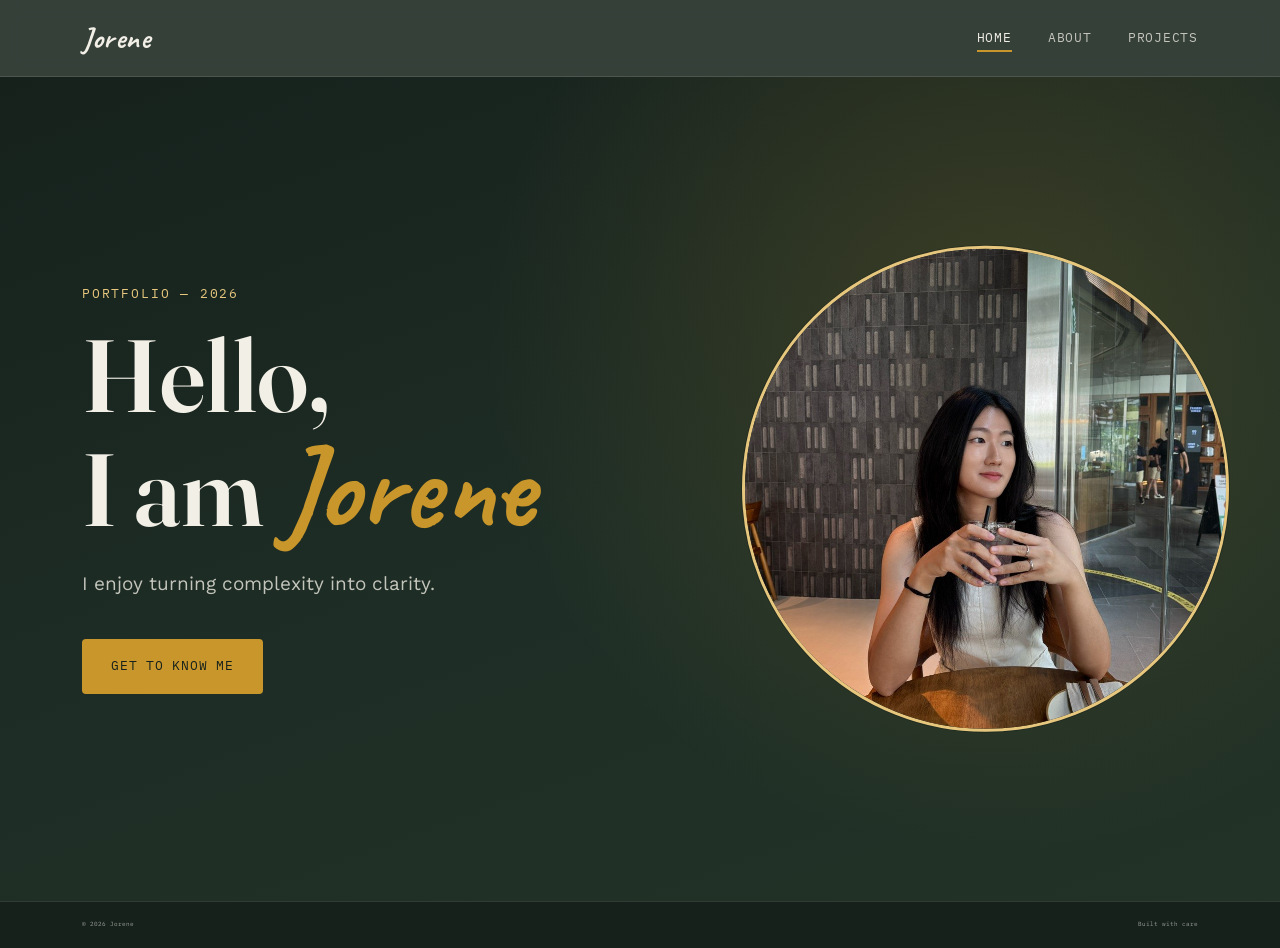
<file: index.html>
<!DOCTYPE html>
<html lang="en">
<head>
<meta charset="UTF-8">
<meta name="viewport" content="width=device-width, initial-scale=1.0">
<title>Jorene's Portfolio</title>
<link rel="stylesheet" href="css/styles.css">
</head>
<body>

<nav class="site-nav on-dark">
  <div class="wrap">
    <a href="index.html" class="brand">Jorene</a>
    <ul class="nav-links">
      <li><a href="index.html" class="active">Home</a></li>
      <li><a href="about.html">About</a></li>
      <li><a href="projects.html">Projects</a></li>
    </ul>
  </div>
</nav>

<header class="hero">
  <div class="hero-visual" aria-hidden="true">
    <img src="images/hero.jpg" alt="">
  </div>
  <div class="wrap">
    <p class="hero-eyebrow">Portfolio — 2026</p>
    <h1>Hello,<br>I am <span class="signature-name">Jorene</span></h1>
    <p class="lede">I enjoy turning complexity into clarity.</p>
    <a href="about.html" class="btn btn-primary">Get to know me</a>
  </div>
</header>

<footer class="site-footer on-dark" style="background:var(--ink);">
  <div class="wrap" style="display:flex; justify-content:space-between; width:100%; flex-wrap:wrap; gap:16px;">
    <span>&copy; 2026 Jorene</span>
    <span>Built with care</span>
  </div>
</footer>

<script src="js/data.js"></script>
<script src="js/main.js"></script>
</body>
</html>
</file>
<file: css/styles.css>
/* =========================================================
   JORENE — PORTFOLIO DESIGN SYSTEM
   Palette: sage paper + deep forest ink + mustard gold + plum
   Type: Fraunces (display) / Work Sans (body) / IBM Plex Mono (labels)
   Signature: hand-drawn underline mark used as a recurring "signature"
   ========================================================= */

@import url('https://fonts.googleapis.com/css2?family=Fraunces:opsz,wght@9..144,400;9..144,600;9..144,700;9..144,900&family=Work+Sans:wght@400;500;600&family=IBM+Plex+Mono:wght@400;500&family=Caveat:wght@600;700&display=swap');

:root{
  /* colors */
  --bg:            #EAEEE5;   /* soft sage paper */
  --bg-card:       #F5F6F0;   /* lifted surface */
  --ink:           #16211C;   /* near-black forest, primary text / dark bg */
  --ink-soft:      #3C4A41;   /* secondary text on light */
  --paper-soft:    #C9D2C4;   /* muted borders on light */
  --gold:          #C9962B;   /* mustard accent */
  --gold-soft:     #E7C77E;
  --plum:          #5C2A4D;   /* signature accent */
  --cream-on-dark: #F2EFE6;

  /* type */
  --font-display: 'Fraunces', serif;
  --font-body: 'Work Sans', sans-serif;
  --font-mono: 'IBM Plex Mono', monospace;
  --font-signature: 'Caveat', cursive;

  --radius: 4px;
  --max-w: 1180px;
}

*{ box-sizing: border-box; }
html{ scroll-behavior: smooth; }
body{
  margin:0;
  background: var(--bg);
  color: var(--ink);
  font-family: var(--font-body);
  font-size: 17px;
  line-height: 1.6;
  -webkit-font-smoothing: antialiased;
}
img{ max-width:100%; display:block; }
a{ color: inherit; text-decoration: none; }
ul{ list-style: none; margin:0; padding:0; }

.wrap{
  max-width: var(--max-w);
  margin: 0 auto;
  padding: 0 32px;
}

/* ---------- focus states ---------- */
a:focus-visible, button:focus-visible{
  outline: 2px solid var(--gold);
  outline-offset: 3px;
}

/* ---------- nav ---------- */
.site-nav{
  position: sticky;
  top: 0;
  z-index: 50;
  background: rgba(234,238,229,0.88);
  backdrop-filter: blur(8px);
  border-bottom: 1px solid var(--paper-soft);
}
.site-nav.on-dark{
  background: rgba(22,33,28,0.85);
  border-bottom: 1px solid rgba(242,239,230,0.12);
}
.site-nav .wrap{
  display:flex;
  align-items:center;
  justify-content: space-between;
  height: 76px;
}
.brand{
  font-family: var(--font-signature);
  font-size: 30px;
  font-weight: 700;
  letter-spacing: 0.5px;
}
.site-nav.on-dark .brand{ color: var(--cream-on-dark); }

.nav-links{
  display:flex;
  gap: 36px;
  font-family: var(--font-mono);
  font-size: 13px;
  letter-spacing: 0.06em;
  text-transform: uppercase;
}
.nav-links a{
  position:relative;
  padding-bottom: 4px;
  opacity: 0.75;
  transition: opacity .2s ease;
}
.nav-links a:hover{ opacity: 1; }
.nav-links a.active{ opacity: 1; }
.nav-links a.active::after{
  content:"";
  position:absolute;
  left:0; right:0; bottom:-2px;
  height: 2px;
  background: var(--gold);
}
.site-nav.on-dark .nav-links a{ color: var(--cream-on-dark); }

.nav-toggle{ display:none; }

/* ---------- signature underline mark ---------- */
.signature-mark{
  display:block;
  width: 150px;
  height: 34px;
  margin-top: 6px;
}
.signature-mark path{
  fill:none;
  stroke: var(--gold);
  stroke-width: 4;
  stroke-linecap: round;
}
.signature-mark.dark path{ stroke: var(--gold); }

/* ---------- buttons ---------- */
.btn{
  display:inline-flex;
  align-items:center;
  gap: 10px;
  font-family: var(--font-mono);
  font-size: 13px;
  letter-spacing: 0.06em;
  text-transform: uppercase;
  padding: 16px 28px;
  border-radius: var(--radius);
  border: 1px solid transparent;
  cursor: pointer;
  transition: transform .18s ease, background .18s ease, color .18s ease, border-color .18s ease;
}
.btn:hover{ transform: translateY(-2px); }
.btn-primary{
  background: var(--gold);
  color: var(--ink);
}
.btn-primary:hover{ background: var(--gold-soft); }
.btn-outline{
  background: transparent;
  border-color: currentColor;
  color: inherit;
}
.btn-outline:hover{ background: var(--ink); color: var(--cream-on-dark); }
.btn-outline.on-light:hover{ background: var(--ink); color: var(--cream-on-dark); }

/* ---------- hero (index.html) ---------- */
.hero{
  min-height: calc(100vh - 76px);
  display:flex;
  align-items:center;
  background:
    radial-gradient(circle at 78% 32%, rgba(201,150,43,0.18), transparent 45%),
    linear-gradient(160deg, #16211C 0%, #1E2E26 55%, #223226 100%);
  color: var(--cream-on-dark);
  position: relative;
  overflow: hidden;
}
.hero .wrap{ width:100%; padding-top: 60px; padding-bottom: 60px; }
.hero-eyebrow{
  font-family: var(--font-mono);
  font-size: 13px;
  letter-spacing: 0.14em;
  text-transform: uppercase;
  color: var(--gold-soft);
  margin: 0 0 18px;
}
.hero h1{
  font-family: var(--font-display);
  font-weight: 600;
  font-size: clamp(48px, 8vw, 104px);
  line-height: 1.02;
  margin: 0 0 8px;
}
.hero h1 .signature-name{
  font-family: var(--font-signature);
  font-weight: 700;
  color: var(--gold);
  font-size: 1.15em;
}
.hero p.lede{
  max-width: 480px;
  font-size: 19px;
  color: rgba(242,239,230,0.78);
  margin: 22px 0 40px;
}
.hero-visual img{
  width: 100%;
  height: 100%;
  object-fit: cover;
  object-position: center 50%;   /* was 20% — lower number shifts the visible crop up */
  background: var(--gold);
}
.hero-visual{
  position:absolute;
  right: 4%;              /* was -6% — that pushed it off the right edge */
  top: 50%;
  transform: translateY(-50%);
  width: 38%;              /* was 46% — slightly smaller so it clears the edge */
  aspect-ratio: 1/1;
  border-radius: 50%;
  overflow: hidden;
  border: 3px solid var(--gold-soft);
  box-shadow: 0 0 0 1px rgba(0,0,0,0.2);
}
@media (max-width: 860px){
  .hero{ padding-top: 20px; }
  .hero-visual{
    display: block;
    position: static;
    transform: none;
    width: 200px;
    margin: 32px auto 0;
  }
}

/* ---------- section shells ---------- */
.section{ padding: 96px 0; }
.section.tight{ padding: 64px 0; }
.section-dark{ background: var(--ink); color: var(--cream-on-dark); }
.eyebrow{
  font-family: var(--font-mono);
  font-size: 13px;
  letter-spacing: 0.12em;
  text-transform: uppercase;
  color: var(--plum);
  margin: 0 0 14px;
}
.section-dark .eyebrow{ color: var(--gold-soft); }
h2.section-title{
  font-family: var(--font-display);
  font-weight: 600;
  font-size: clamp(32px, 4vw, 48px);
  margin: 0 0 18px;
}

/* ---------- about page ---------- */
.about-hero{
  display:grid;
  grid-template-columns: 320px 1fr;
  gap: 64px;
  align-items:start;
}
.about-hero-section{
  min-height: calc(100vh - 76px);
  display: flex;
  align-items: center;
}
@media (max-width: 800px){
  .about-hero-section{
    min-height: auto;
    padding: 60px 0;
  }
}
.about-photo{
  aspect-ratio: 3/5;
  border-radius: var(--radius);
  background: linear-gradient(160deg,#2A3A31,#16211C);
  display:flex; align-items:center; justify-content:center;
  color: rgba(242,239,230,0.4);
  font-family: var(--font-mono);
  font-size: 13px;
  text-align:center;
  overflow:hidden;
}
.about-photo img{ width:100%; height:100%; object-fit:cover; }
.stat-row{
  display:flex;
  gap: 48px;
  margin-top: 36px;
  padding-top: 28px;
  border-top: 1px solid rgba(242,239,230,0.15);
}
.stat b{
  display:block;
  font-family: var(--font-display);
  font-size: 34px;
  color: var(--gold);
}
.stat span{
  font-family: var(--font-mono);
  font-size: 12px;
  letter-spacing: 0.06em;
  text-transform: uppercase;
  color: rgba(242,239,230,0.6);
}

/* ---------- timeline (education) ---------- */
.scroll-timeline{ position: relative; background: var(--ink); }

.scroll-bg{
  position: sticky;
  top: 76px;                    
  height: calc(100vh - 76px);   
  overflow: hidden;
}
.scroll-bg-layer{
  position: absolute;
  inset: 0;
  background-size: cover;
  background-position: center;
  opacity: 0;
  transition: opacity 0.7s ease;
}
.scroll-bg-layer.active{ opacity: 1; }
.scroll-bg::after{
  content: "";
  position: absolute;
  inset: 0;
  background: linear-gradient(90deg, rgba(22, 33, 28, 0.778) 100%, rgba(22, 33, 28, 0.789) 48%, rgba(22,33,28,0.15) 100%);
}

.scroll-track{
  position: relative;
  margin-top: calc(-100vh + 76px);
}

.timeline-photo{
  width: 120px;
  height: 90px;
  object-fit: cover;
  border-radius: var(--radius);
  flex-shrink: 0;
  background: var(--paper-soft);
}
@media (max-width: 560px){
  .timeline-body{ flex-direction: column; }
  .timeline-photo{ width: 100%; height: 160px; }
}

.scroll-rail{
  position:absolute;
  left: 5%;
  top: 8%;
  bottom: 8%;
  width: 160px;
  overflow: hidden;
  z-index: 2;
}

.rail-line{
  position:absolute;
  left: 9px; top: 0; bottom: 0;
  width: 1px;
  background: rgba(242,239,230,0.2);
}
.rail-track{
  position:absolute;
  left: 0; top: 0;
  width: 100%;
  transition: transform 0.6s cubic-bezier(0.65,0,0.35,1);
}
.rail-year{
  position:relative;
  display:block;
  width: 100%;
  height: 70px;
  padding-left: 32px;
  background:none;
  border:none;
  text-align:left;
  cursor:pointer;
  font-family: var(--font-mono);
  font-size: 16px;
  color: rgba(242,239,230,0.35);
  transition: color .3s ease, font-size .3s ease;
}
.rail-year::before{
  content:"";
  position:absolute;
  left: 2px; top: 50%;
  transform: translateY(-50%);
  width: 14px; height: 14px;
  border-radius: 50%;
  border: 2px solid rgba(242,239,230,0.35);
  background: var(--ink);
  transition: all .3s ease;
}
.rail-year.active{
  color: var(--gold-soft);
  font-family: var(--font-display);
  font-size: 40px;
  font-weight: 700;
}
.rail-year.active::before{
  border-color: var(--gold);
  background: var(--gold);
}

@media (min-width: 769px){
  .scroll-point{
    min-height: calc(100vh - 76px);
    display: flex;
    align-items: center;
    gap: 36px;
    width: 1000px;
    margin-left: 150px;
    margin-right: 150px;
    color: var(--cream-on-dark);
    padding: 60px 0;
  }
}
.scroll-point .timeline-photo{
  height: 50vh;
  width: 550px;
  object-fit: cover;
  border-radius: var(--radius);
  flex-shrink: 0;
  margin: 0;
}
.scroll-point{ position: relative; display: flex; align-items: center; gap: 36px; color: var(--cream-on-dark); padding: 60px 0; }

.event-nav-top{
  position: absolute;
  top: 40px;
  right: 0;
  display:flex;
  align-items:center;
  gap: 10px;
  font-family: var(--font-mono);
  font-size: 12px;
  color: rgba(242,239,230,0.6);
}

.event-next{
  width: 30px; height: 30px;
  border-radius: 50%;
  border: 1px solid rgba(242,239,230,0.35);
  background: transparent;
  color: var(--cream-on-dark);
  cursor: pointer;
  font-size: 15px;
  line-height: 1;
  transition: all .2s ease;
}
.event-next:hover{
  background: var(--gold);
  border-color: var(--gold);
  color: var(--ink);
}

.scroll-point-text{
  flex: 1;
  min-width: 0;
}
.scroll-point-text .date{
  font-family: var(--font-mono);
  font-size: 13px;
  letter-spacing: 0.06em;
  text-transform: uppercase;
  color: var(--gold-soft);
  margin: 0 0 12px;
}
.scroll-point-text h3{
  font-family: var(--font-display);
  font-size: clamp(24px, 3vw, 32px);
  font-weight: 600;
  margin: 0 0 14px;
}
.scroll-point-text p:not(.date){
  color: rgba(242,239,230,0.8);
  margin: 0;
}
.scroll-spacer{ height: 50vh; }

.event-para{
  color: rgba(242,239,230,0.8);
  margin: 0 0 16px;
}
.event-para:last-child{
  margin-bottom: 0;
}

/* ---------- projects grid ---------- */
.grid-header{
  display:flex;
  align-items:flex-end;
  justify-content: space-between;
  gap: 24px;
  flex-wrap: wrap;
  margin-bottom: 44px;
}
.filter-row{
  display:flex;
  gap: 10px;
  flex-wrap: wrap;
  font-family: var(--font-mono);
  font-size: 12px;
  letter-spacing: 0.05em;
  text-transform: uppercase;
}
.filter-row button{
  background: transparent;
  border: 1px solid var(--paper-soft);
  color: var(--ink-soft);
  padding: 9px 16px;
  border-radius: 999px;
  cursor:pointer;
  transition: all .18s ease;
}
.filter-row button.active,
.filter-row button:hover{
  background: var(--ink);
  color: var(--cream-on-dark);
  border-color: var(--ink);
}

.project-grid{
  display:grid;
  grid-template-columns: repeat(3, 1fr);
  gap: 22px;
}
@media (max-width: 1000px){ .project-grid{ grid-template-columns: repeat(2,1fr); } }
@media (max-width: 700px){ .project-grid{ grid-template-columns: 1fr; } }

.project-card{
  position:relative;
  display:block;
  border-radius: var(--radius);
  overflow:hidden;
  aspect-ratio: 4/5;
  background: linear-gradient(150deg,#2A3A31,#16211C);
  cursor:pointer;
}
.project-card img{
  width:100%; height:100%;
  object-fit: cover;
  transition: transform .5s ease;
}
.project-card:hover img{ transform: scale(1.06); }
.project-card .fallback-label{
  position:absolute; inset:0;
  display:flex; align-items:center; justify-content:center;
  color: rgba(242,239,230,0.35);
  font-family: var(--font-mono);
  font-size: 13px;
  text-align:center;
  padding: 20px;
}
.project-card .card-meta{
  position:absolute;
  left:0; right:0; bottom:0;
  padding: 22px;
  background: linear-gradient(0deg, rgba(0,0,0,0.72), transparent 70%);
  color: var(--cream-on-dark);
  transform: translateY(8px);
  opacity: 0;
  transition: all .25s ease;
}
.project-card:hover .card-meta{ transform: translateY(0); opacity: 1; }
.card-meta .cat{
  font-family: var(--font-mono);
  font-size: 11px;
  letter-spacing: 0.08em;
  text-transform: uppercase;
  color: var(--gold-soft);
  margin: 0 0 4px;
}
.card-meta h3{
  font-family: var(--font-display);
  font-size: 20px;
  margin: 0;
}

/* ---------- project detail page ---------- */
.detail-hero{
  display:grid;
  grid-template-columns: 1.1fr 0.9fr;
  min-height: calc(100vh - 76px);
}
@media (max-width: 900px){ .detail-hero{ grid-template-columns: 1fr; min-height:auto; } }
.detail-media{
  background: linear-gradient(150deg,#2A3A31,#16211C);
  display:flex; align-items:center; justify-content:center;
  color: rgba(242,239,230,0.35);
  font-family: var(--font-mono);
  font-size: 13px;
  min-height: 360px;
}
.detail-media img{ width:100%; height:100%; object-fit:cover; }
.detail-copy{
  background: var(--ink);
  color: var(--cream-on-dark);
  display:flex;
  flex-direction: column;
  justify-content:center;
  padding: 72px;
}
@media (max-width: 900px){ .detail-copy{ padding: 48px 32px; } }
.detail-copy .cat{
  font-family: var(--font-mono);
  font-size: 12px;
  letter-spacing: 0.1em;
  text-transform: uppercase;
  color: var(--gold-soft);
  margin: 0 0 14px;
}
.detail-copy h1{
  font-family: var(--font-display);
  font-size: clamp(32px, 4vw, 52px);
  font-weight: 600;
  margin: 0 0 18px;
}
.detail-copy p.summary{
  color: rgba(242,239,230,0.8);
  font-size: 18px;
  max-width: 480px;
  margin: 0 0 32px;
}
.meta-grid{
  display:grid;
  grid-template-columns: repeat(3,1fr);
  gap: 24px;
  padding-top: 28px;
  border-top: 1px solid rgba(242,239,230,0.15);
  max-width: 480px;
}
.meta-grid div span{
  display:block;
  font-family: var(--font-mono);
  font-size: 11px;
  letter-spacing: 0.06em;
  text-transform: uppercase;
  color: rgba(242,239,230,0.55);
  margin-bottom: 6px;
}
.detail-body{
  max-width: 720px;
  margin: 0 auto;
  padding: 90px 32px;
}
.detail-body p{ color: var(--ink-soft); font-size: 18px; margin-bottom: 22px; }
.detail-gallery{
  display:grid;
  grid-template-columns: 1fr 1fr;
  gap: 18px;
  margin-top: 40px;
}
.detail-gallery .g-item{
  aspect-ratio: 4/3;
  border-radius: var(--radius);
  overflow:hidden;
  background: linear-gradient(150deg,#dfe4d8,#c9d2c4);
}
.detail-gallery img{ width:100%; height:100%; object-fit:cover; }
.back-link{
  display:inline-flex;
  align-items:center;
  gap: 8px;
  font-family: var(--font-mono);
  font-size: 13px;
  text-transform: uppercase;
  letter-spacing: 0.06em;
  color: var(--gold-soft);
  margin-bottom: 30px;
}

/* ---------- footer ---------- */
.site-footer{
  padding: 18px 0;
  border-top: 1px solid var(--paper-soft);
  font-family: var(--font-mono);
  font-size: 6px;
  color: var(--ink-soft);
}
.site-footer.on-dark{
  border-top-color: rgba(242,239,230,0.12);
  color: rgba(242,239,230,0.6);
}

/* ---------- Mobile ---------- */
@media (max-width: 768px){
   .card-meta{
    transform: translateY(0) !important;
    opacity: 1 !important;
   }
   .project-card .card-meta{
    z-index: 2;
   } 
   .brand{ font-size: 22px; }
   .nav-links{ gap: 20px; font-size: 11px; }
   
   
  /* ---- home hero photo ---- */
  .hero{
    flex-direction: column;
    align-items: center;
    padding-top: 40px;
    min-height: auto;
  }
  .hero .wrap{
    display: flex;
    flex-direction: column;
    align-items: center;
    text-align: center;
    padding-top: 0;
  }
  .hero-visual{
    display: block;
    position: static;
    transform: none;
    order: -1;
    width: 220vw;
    max-width: 290px;
    margin: 0 0 32px;
  }
  .hero h1{ font-size: 45px; line-height: 1.2; }
  .hero-eyebrow{ font-size: 11px; }
  .hero p.lede{ font-size: 14px; max-width: 90%; }
  .hero .btn{ font-size: 10px; padding: 10px 20px; }

  /* ---- about intro ---- */
  .about-hero-section{
    min-height: auto;
    padding: 60px 0;
  }
  .about-hero-section{
    display: flex;
    align-items: center;
    min-height: 100vh;
  }
  .about-hero{
  grid-template-columns: 1fr;
  justify-items: center;
  }
  .about-photo{
  aspect-ratio: 4/3;
  width: 100%;
  max-width: 320px;
  margin: 0 auto;
  }
  .about-text{
    width: 100%;
    display: block;
  }
  .about-text p{
    max-width: 100% !important;
    font-size: 14px !important; 
    line-height: 1.5;
  }
  .about-text .eyebrow{ font-size: 11px; }
  .about-text h2.section-title{ font-size: 26px; }
   
  /* ---- education timeline ---- */
  .scroll-bg{
    top: 60px;
    height: calc(100vh - 60px);
  }
  .scroll-track{
    margin-top: calc(-100vh + 60px);
    padding-top: 10vh
  }
  .scroll-point{
    min-height: calc(100vh - 60px);
    width: auto;
    margin: 0 16px;
    flex-direction: column;
    align-items: center;
    text-align: left; 
    justify-content: center;
    gap: 10px;
    padding: 16px 0 16px 70px;
  }

  .scroll-rail{
    left: 3%;
    top: 6%;
    bottom: 6%;
    width: 70px;
  }
  .rail-year{
    height: 42px;
    font-size: 10px;
    padding-left: 18px;
  }
  .rail-year.active{
    font-size: 15px;
  }
  .rail-year::before{
    width: 9px; height: 9px;
  }
  .scroll-point-text p,
  .scroll-point-text .event-para,
  .scroll-point-text b,
  .event-bullets li{
    font-size: 13px !important;
    line-height: 1.4;
  }
  .scroll-point .timeline-photo{
    width: 100%;
    height: 120px;
    margin: 0 auto;
  }

  .scroll-point-text .date{
    font-size: 10px;
    margin-bottom: 4px;
  }
  .scroll-point-text h3{
    font-size: 17px;
    margin-bottom: 6px;
    line-height: 1.15;
  }
  .event-para,
  .event-bullets li{
    font-size: 13px;
    line-height: 1.35;
    margin-bottom: 6px;
  }

  .event-nav-top{
    position: static;
    justify-content: flex-end;
    margin-bottom: 10px;
    width: 100%;
    top: 10px;
    font-size: 10px;
  }
  .event-next{
    width: 22px; height: 22px;
    font-size: 11px;
  }

  .scroll-spacer{ height: 20vh; }

  .project-card::after{
    content: "";
    position: absolute;
    inset: 0;
    background: linear-gradient(0deg, rgba(0, 0, 0, 0.349) 100%, rgba(0,0,0,0.15) 45%, transparent 50%);
    pointer-events: none;
  }
}
</file>
